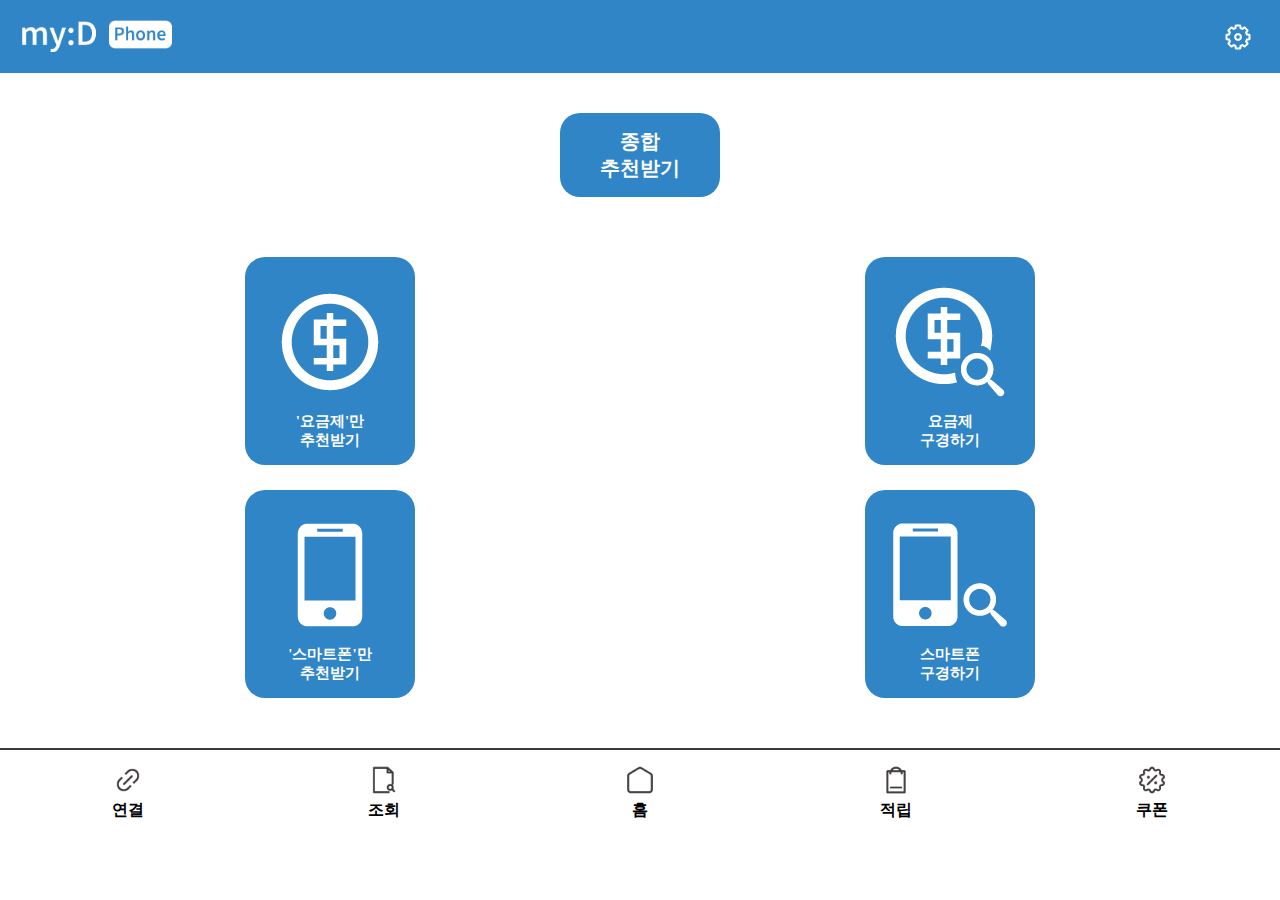
<file: index.html>
<!DOCTYPE html>
<html lang="en" dir="ltr">
  <head>
    <meta charset="utf-8" name="viewport" content="width=device-width, initial-scale=1.0, user-scalable=no, maximum-scale=1.0, minimum-scale=1.0">
    <title>MY:D Phone Service</title>
    <style>
    body{
      margin:0;
    }
    .top-banner{
      background-color:#3085c7;
      display:grid;
      grid-template-columns:1fr 1fr;
      padding:12px;
    }
    .logo-banner{
      margin-left:10px;
      padding-top:8px;
    }
    .logopng{
      width:150px;
    }
    .logo-banner1{
      text-align:right;
      margin-right:10px;
      padding-top:5px;
    }
    .body-margin{
      margin-left:20px;
      margin-right:20px;
    }
    a{
      text-decoration:none;
      color:white;
    }
    h1,h2{
      text-align:center;
      margin:0;
    }
    .top-button1{
      color:white;
      font-size:10px;
      border:0px solid;
      border-radius:20px;
      background-color:#3085c7;
      width:160px;
      margin:auto;
      margin-top:40px;
      margin-bottom:40px;
      padding-top:15px;
      padding-bottom:15px;
    }
    .middle-button{
      display:grid;
      grid-template-columns:1fr 1fr;
    }
    .button1{
      color:white;
      font-size:10px;
      border:0px solid;
      border-radius:20px;
      background-color:#3085c7;
      width:170px;
      margin:auto;
      margin-top:20px;
      margin-bottom:20px;
      padding-top:15px;
      padding-bottom:15px;
    }
    .button2{
      color:white;
      font-size:10px;
      border:0px solid;
      border-radius:20px;
      background-color:#3085c7;
      width:170px;
      margin:auto;
      margin-top:20px;
      margin-bottom:20px;
      padding-top:15px;
      padding-bottom:15px;
    }
    .button3{
      color:white;
      font-size:10px;
      border:0px solid;
      border-radius:20px;
      background-color:#3085c7;
      width:170px;
      margin:auto;
      margin-top:5px;
      margin-bottom:40px;
      padding-top:15px;
      padding-bottom:15px;
    }
    .button4{
      color:white;
      font-size:10px;
      border:0px solid;
      border-radius:20px;
      background-color:#3085c7;
      width:170px;
      margin:auto;
      margin-top:5px;
      margin-bottom:40px;
      padding-top:15px;
      padding-bottom:15px;
    }
    .element-middle-button{
      display:block;
      margin-left: auto;
      margin-right: auto;
      padding-top:10px;
      padding-bottom:10px;
    }
    .bottom-button{
      display:grid;
      grid-template-columns:1fr 1fr 1fr 1fr 1fr;
      border-top : 2px solid #3e3a39;
      padding-top:15px;
      text-align:center;
      font-weight:bold;
      margin-top:10px;
      margin-bottom:10px;
      }
    .bottom-button-element{
      display:block;
      margin-left: auto;
      margin-right: auto;
      text-align:center;
      width:30px;
      margin-bottom:5px;
    }
    </style>
  </head>
  <body>
    <div class="top-banner">
    <span class="logo-banner"><img src="PNG/logo1.png" class="logopng"></span>
    <span class="logo-banner1"><img src="PNG/element-button-banner1.png"></span>
  </div>
  <div class="body-margin">
    <div class="top-button1">
    <a href="loading.html"><h1>종합<br>추천받기</h1></a>
  </div>
  <div class="middle-button">
    <span class="button1"><a href="loading-cost-best.html"><img src="PNG/element-button-middle1.png" class="element-middle-button"></a><h2>'요금제'만<br>추천받기</h2></span>
    <span class="button2"><a href="http://www.freet.co.kr/charge/charge_list_extra.jsp"><img src="PNG/element-button-middle2.png" class="element-middle-button"></a><h2>요금제<br>구경하기</h2></span>
    <span class="button3"><a href="loading-phone-best.html"><img src="PNG/element-button-middle3.png" class="element-middle-button"></a><h2>'스마트폰'만<br>추천받기</h2></span>
    <span class="button4"><a href="http://www.freet.co.kr/shop/list_phone.jsp"><img src="PNG/element-button-middle4.png" class="element-middle-button"></a><h2>스마트폰<br>구경하기</h2></span>
  </div>
</div>
<div class="bottom-button">
  <span><img src="PNG/element-button1.png" class="bottom-button-element">연결</span>
  <span><img src="PNG/element-button2.png" class="bottom-button-element">조회</span>
  <span><img src="PNG/element-button3.png" class="bottom-button-element">홈</span>
  <span><img src="PNG/element-button4.png" class="bottom-button-element">적립</span>
  <span><img src="PNG/element-button5.png" class="bottom-button-element">쿠폰</span>
</div>
  </body>
</html>
</file>
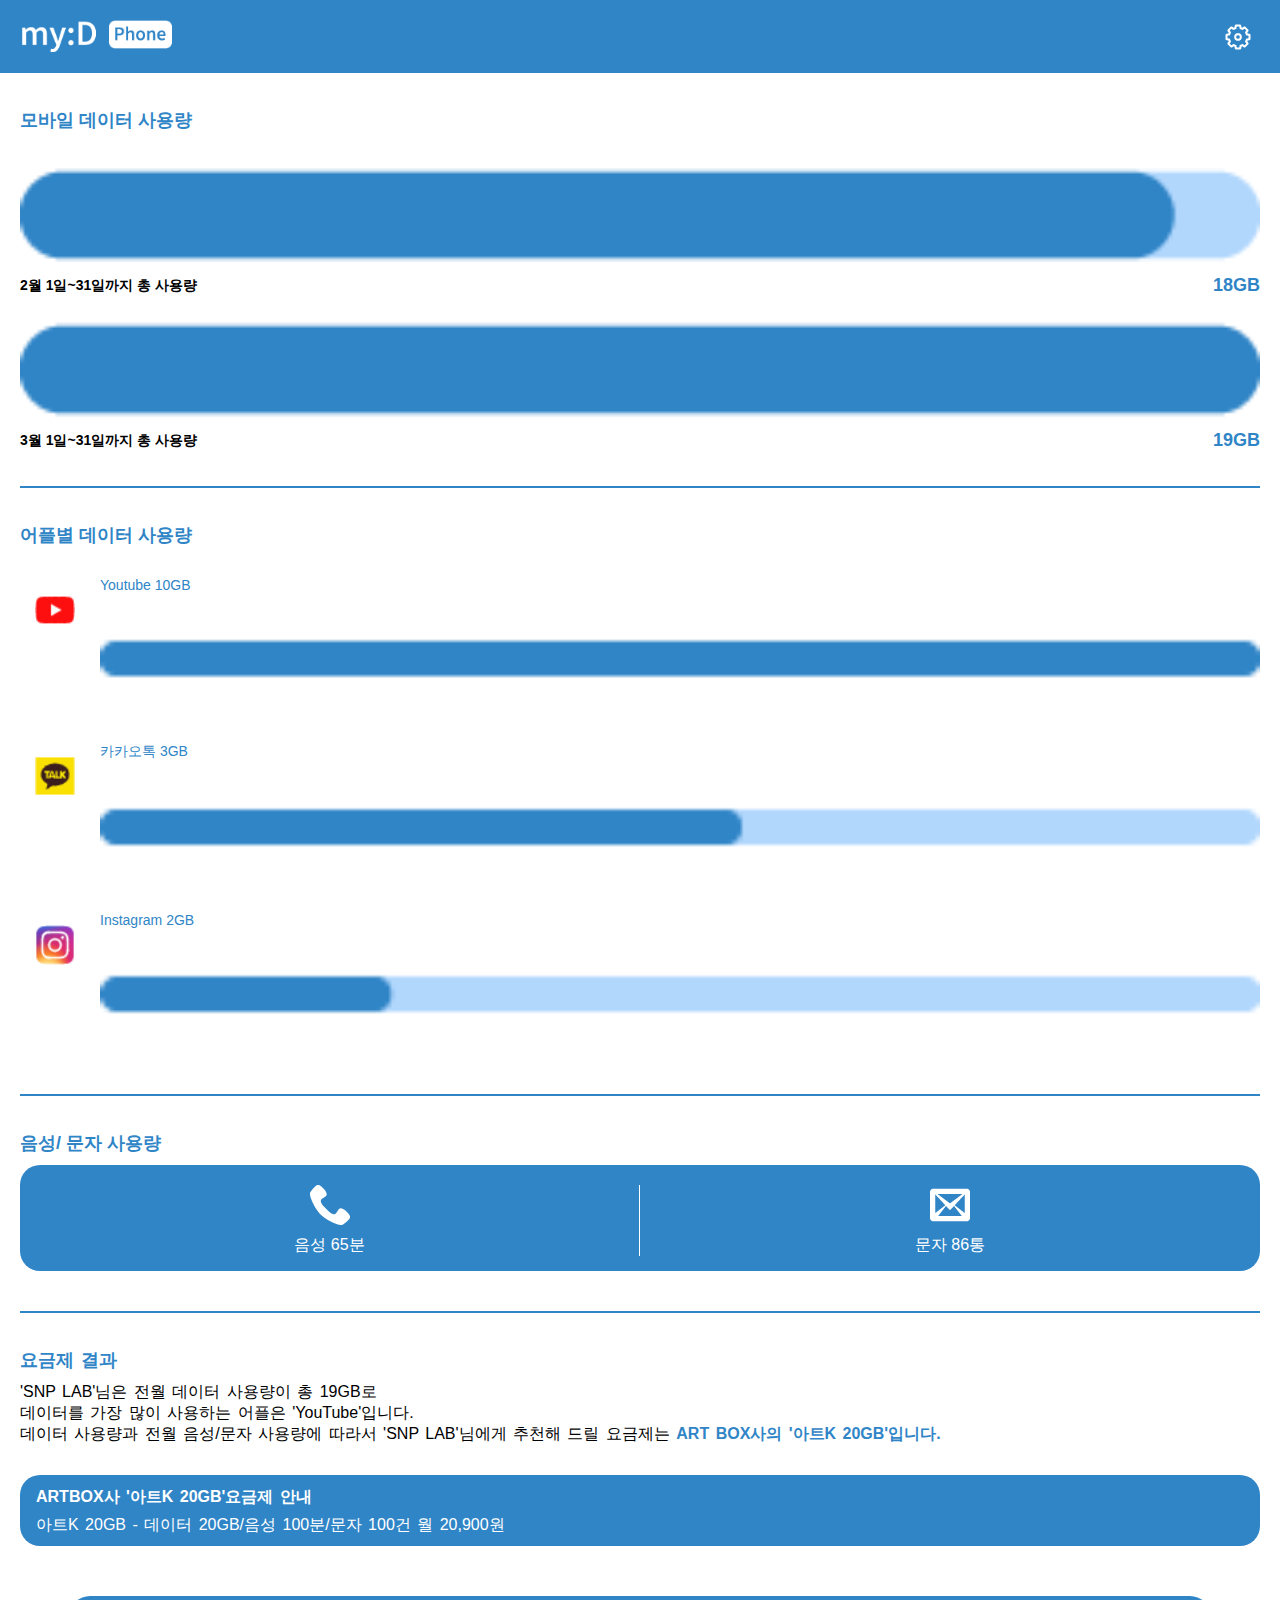
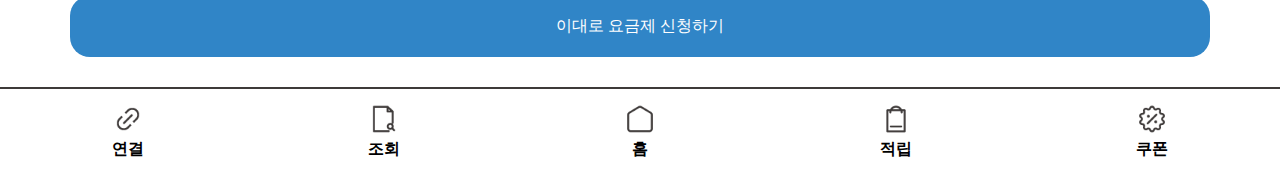
<file: cost-best.html>
<!DOCTYPE html>
<html lang="en" dir="ltr">
  <head>
    <meta charset="utf-8" name="viewport" content="width=device-width, initial-scale=1.0, user-scalable=no, maximum-scale=1.0, minimum-scale=1.0">
    <title></title>
    <link rel="stylesheet" href="banner.css">
    <style>
    .info{
      margin-left:20px;
      margin-right:20px;
      font-family: sans-serif;
    }
    .info-mobile-data{
      display:grid;
      grid-template-columns:1fr 100px;
    }
    .mobile-data{
      border-bottom: 2px solid #3085c7;
      padding-bottom:15px;
    }
    .mobile-data img{
      width:100%;
    }
    .data-size{
      text-align:right;
      font-size:18px;
      color:#3085c7;
      font-weight:bold;
    }
    h2{
      font-size:18px;
      color:#3085c7;
      margin-bottom:10px;
      margin-top:35px;
    }
    .h2-1{
      margin-bottom:30px;
    }
    .h2-2{
      margin-bottom:30px;
    }
    .app{
      font-size:14px;
      color:#3085c7;
    }
    .app-border{
      border-bottom: 2px solid #3085c7;
      padding-bottom:30px;
    }
    .app-data{
      display:grid;
      grid-template-columns:80px 1fr;
      margin-top:15px;
    }
    .icon{
      padding:10px;
      width:50%;
      margin-left:5px;
      margin-top:3px;
    }
    .icon-bar{
      width:100%;
    }
    .data-m{
      margin-top:5px;
      margin-bottom:20px;
      font-size:14px;
      font-weight:bold;
    }
    .data-size{
      margin-top:3px;
      margin-bottom:20px;
    }
    /*음성문자 사용량페이지*/
    .call-border{
      border-bottom: 2px solid #3085c7;
      padding-bottom:40px;
    }
    .call-message{
      background-color:#3085c7;
      text-align:center;
      display:grid;
      grid-template-columns:1fr 1fr;
      border-radius:20px;
      padding-top:20px;
      padding-bottom:15px;
      color:white;
    }
    .call-message img{
      display:block;
      margin-left:auto;
      margin-right:auto;
      margin-bottom:10px;
    }
    .line{
      border-right:1px solid white;
    }
    /*요금제결과 페이지*/
    .result-bold{
      font-weight:bold;
      color:#3085c7;
    }
    .pay{
      margin-top:10px;
      background-color:#3085c7;
      padding-left:16px;
      padding-right:16px;
      padding-top:10px;
      padding-bottom:10px;
      border-radius:20px;
      color: white;
      margin-bottom:50px;
      margin-top:30px;
      word-spacing:2px;
    }
    .first-result{
      padding-bottom:0px;
      word-spacing:2px;
    }
    h3{
      margin-top:2px;
      margin-bottom:7px;
      font-size:16px;
    }
    .phone{
      display:grid;
      grid-template-columns:1fr 1fr;
      text-align:center;
      border:1px solid #3085c7;
      border-radius: 20px;
      padding-top:20px;
      padding-bottom:10px;
      margin-bottom:21px;
    }
    .phone img{
      display:block;
      margin-left:auto;
      margin-right:auto;
      margin-bottom:10px;
    }
    .now{
      font-weight:bold;
      color:#3085c7;
      margin-top:10px;
    }
    .deep{
      border:none;
      background-color:#3085c7;
      color:white;
      border-radius:20px;
      padding: 5px 20px;
      margin-top: 5px;
      margin-bottom:2px;
    }
    .phone-best{
      color:#3085c7;
      font-weight:bold;
      margin-bottom:3px;
    }
    .phone-best-word{
      word-spacing:2px;
    }
    .phone-border{
      border-bottom: 2px solid #3085c7;
      padding-bottom:30px;
    }
    .final{
      display:grid;
      grid-template-columns:1fr;
      text-align:center;
      margin-top:30px;
      margin-bottom:30px;
    }
    .final-word{
      word-spacing:2px;
    }
    .final-button{
      border:none;
      color:white;
      background-color:#3085c7;
      padding:20px 30px;
      font-size:16px;
      border-radius:20px;
      margin:0px 50px;
    }
    </style>
  </head>
  <body>
      <div class="top-banner">
      <span class="logo-banner"><a href="index.html"><img src="PNG/logo1.png" class="logopng"></a></span>
      <span class="logo-banner1"><img src="PNG/element-button-banner1.png"></span>
    </div>
  <!--상단배너-->
<div class="info">
  <div class="mobile-data">
    <span class="2-data">
    <h2 class="h2-1">모바일 데이터 사용량</h2>
    <img src="PNG/info-bar1.png">
    <span class="info-mobile-data">

    <div class="data-m">2월 1일~31일까지 총 사용량</div>
    <div class="data-size">18GB</div>
  </span>

  </span>
  <span class="3-data">
  <img src="PNG/info-bar2.png">
  <span class="info-mobile-data">

  <div class="data-m">3월 1일~31일까지 총 사용량</div>
  <div class="data-size">19GB</div>
</span>
</span>
  </div>

<p>
<div class="app-border">
    <h2 class="h2-2">어플별 데이터 사용량</h2>
  <div class="app-data">
    <span>
    <img src="PNG/youtube.png" class="icon">
  </span>

  <span>
    <div class="app">Youtube 10GB</div>
    <img src="PNG/info-bar3.png" class="icon-bar">
  </span>
  </div>
  <div class="app-data">
    <span>
    <img src="PNG/kakao.png" class="icon">
  </span>

  <span>
    <div class="app">카카오톡 3GB</div>
    <img src="PNG/info-bar4.png" class="icon-bar">
  </span>

  </div>

  <div class="app-data">
    <span>
    <img src="PNG/insta.png" class="icon">
  </span>
  <span>
    <div class="app">Instagram 2GB</div>
    <img src="PNG/info-bar5.png" class="icon-bar">
  </span>
  </div>
</div></p>
<!--여기까지 -->
<p>
<div class="call-border">
  <h2>음성/ 문자 사용량</h2>
  <div class="call-message">
    <span class="line"><img src="PNG/phone-call.png">음성 65분</span>
    <span><img src="PNG/message.png">문자 86통</span>
</div>
</div>
</p>

<p>
  <div class="first-result">
    <h2>요금제 결과</h2>
    'SNP LAB'님은 전월 데이터 사용량이 총 19GB로<br>
    데이터를 가장 많이 사용하는 어플은 'YouTube'입니다.<br>
    데이터 사용량과 전월 음성/문자 사용량에 따라서 'SNP LAB'님에게 추천해 드릴 요금제는 <span class="result-bold">ART BOX사의 '아트K 20GB'입니다.</span>
    <div class="pay">
      <h3>ARTBOX사 '아트K 20GB'요금제 안내</h3>
      아트K 20GB - 데이터 20GB/음성 100분/문자 100건 월 20,900원
    </div>
  </div>
</p>

<p>
  <div class="final"><input type='button' value='이대로 요금제 신청하기' onclick=location.href="quick.html" class="final-button" align="center"/>
  </div>

</div>
<!--하단버튼-->
  <span class="bottom-button">
    <span><img src="PNG/element-button1.png" class="bottom-button-element">연결</span>
    <span><img src="PNG/element-button2.png" class="bottom-button-element">조회</span>
    <span><img src="PNG/element-button3.png" class="bottom-button-element">홈</span>
    <span><img src="PNG/element-button4.png" class="bottom-button-element">적립</span>
    <span><img src="PNG/element-button5.png" class="bottom-button-element">쿠폰</span>
  </span>
  </body>
</html>
</file>
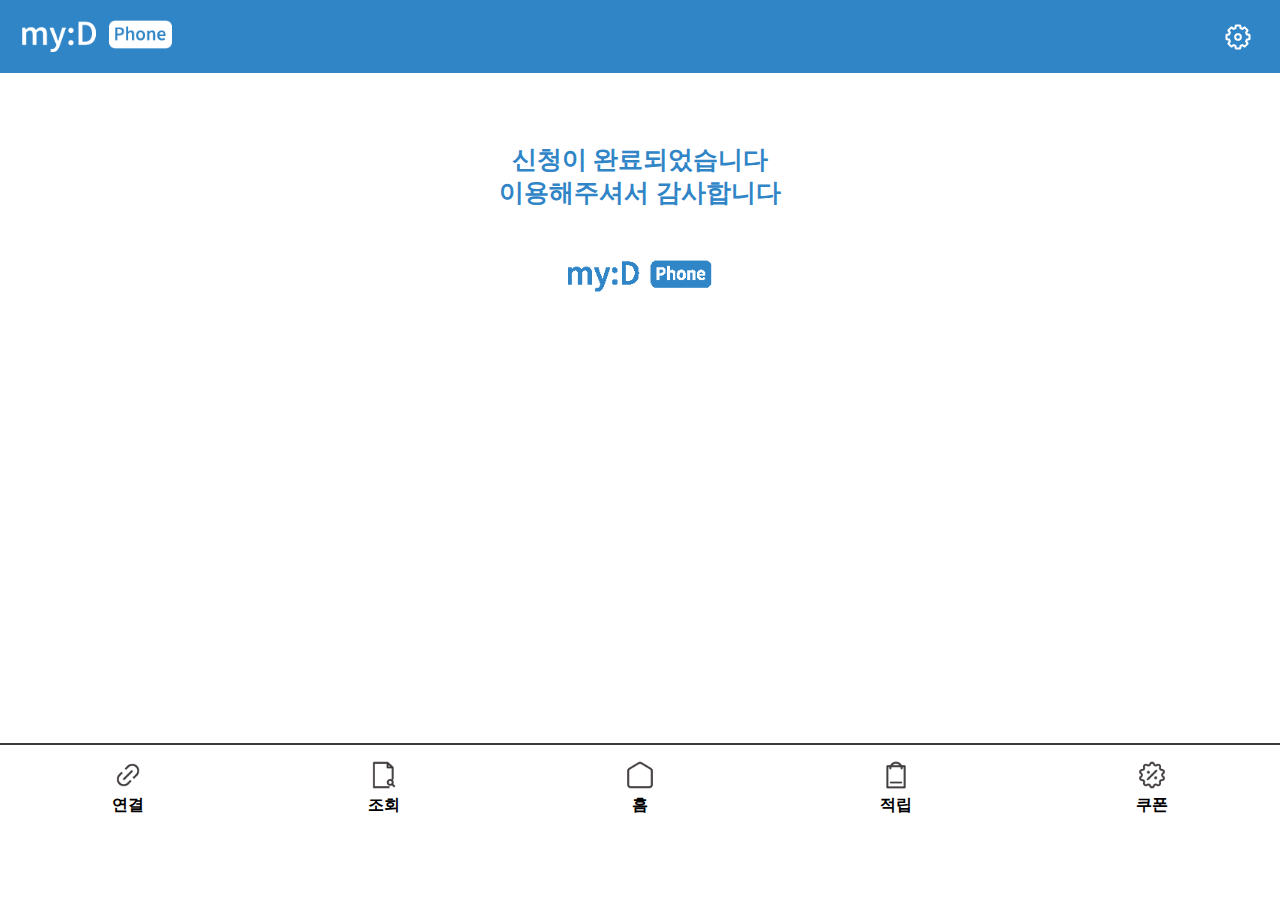
<file: done.html>
<!DOCTYPE html>
<html lang="en" dir="ltr">
  <head>
    <meta charset="utf-8" name="viewport" content="width=device-width, initial-scale=1.0, user-scalable=no, maximum-scale=1.0, minimum-scale=1.0">
    <title></title>
    <link rel="stylesheet" href="banner.css">
    <style>
    .info{
      margin-left:20px;
      margin-right:20px;
      font-family: sans-serif;
    }
    h1{
      text-align:center;
      color:#3085c7;
      font-size:25px;
      margin-top:70px;
    }
    .logo img{
      display:block;
      margin-left: auto;
      margin-right: auto;
      width: 150px;
      margin-top:50px;
      margin-bottom:450px;
    }
    </style>
  </head>
<body>
  <div class="top-banner">
  <span class="logo-banner"><a href="index.html"><img src="PNG/logo1.png" class="logopng"></a></span>
  <span class="logo-banner1"><img src="PNG/element-button-banner1.png"></span>
</div>
<!--상단배너-->
<div class="info">
  <h1>신청이 완료되었습니다<br>이용해주셔서 감사합니다</h1>
</div>
<div class="logo">
  <img src="PNG/logo2.png">
</div>



<!--하단버튼-->
  <span class="bottom-button">
    <span><img src="PNG/element-button1.png" class="bottom-button-element">연결</span>
    <span><img src="PNG/element-button2.png" class="bottom-button-element">조회</span>
    <span><img src="PNG/element-button3.png" class="bottom-button-element">홈</span>
    <span><img src="PNG/element-button4.png" class="bottom-button-element">적립</span>
    <span><img src="PNG/element-button5.png" class="bottom-button-element">쿠폰</span>
  </span>
</body>
</html>
</file>
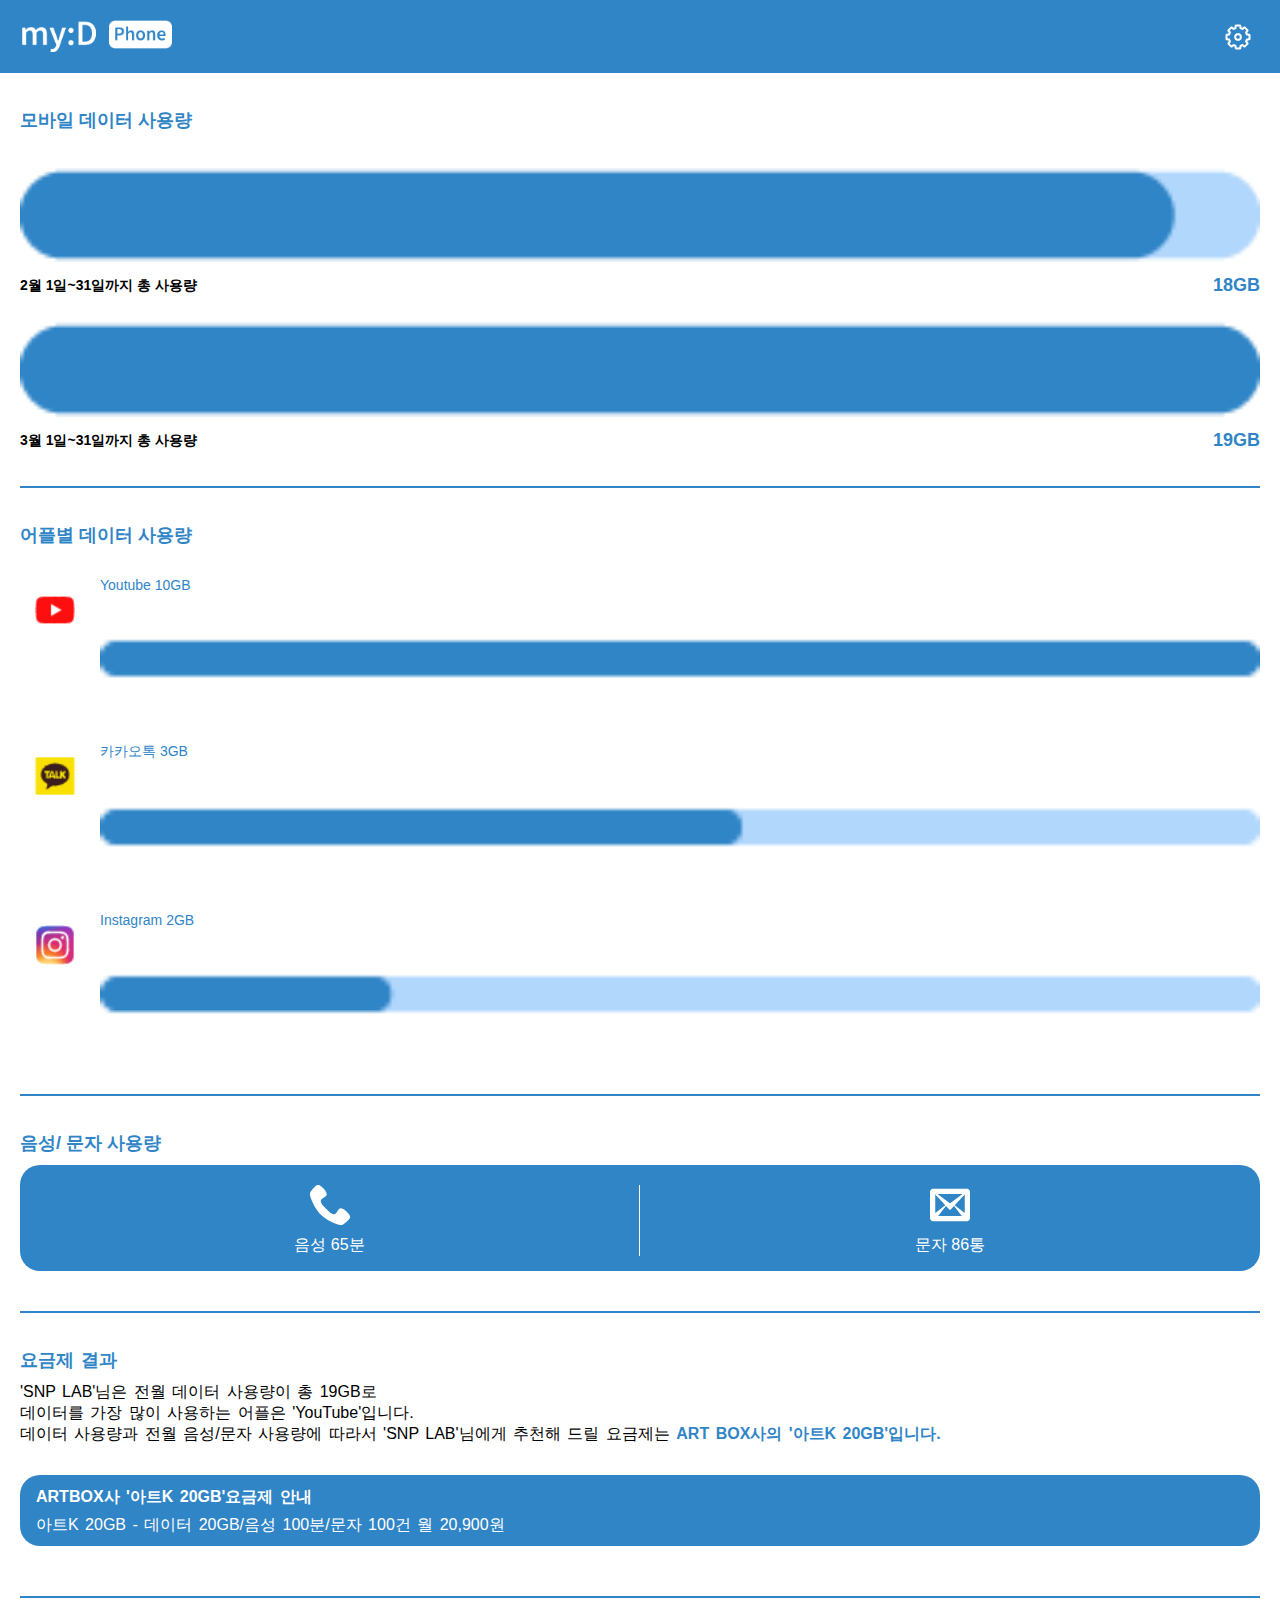
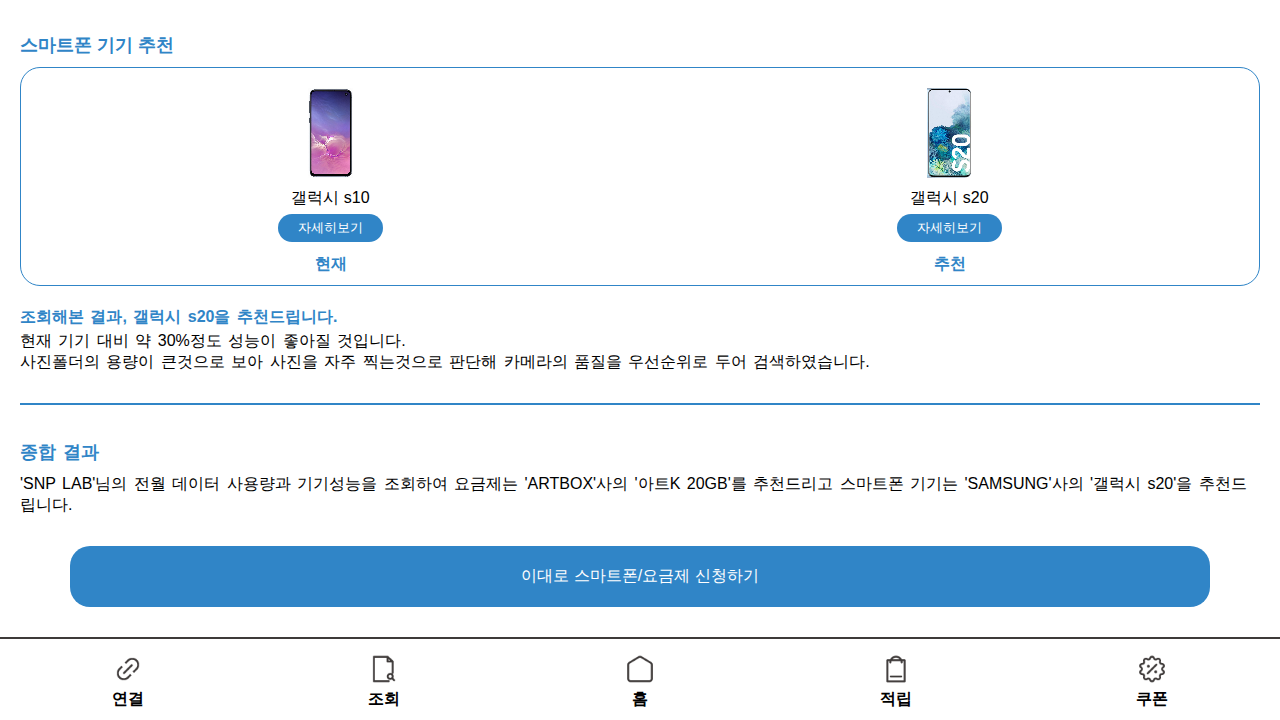
<file: info.html>
<!DOCTYPE html>
<html lang="en" dir="ltr">
  <head>
    <meta charset="utf-8" name="viewport" content="width=device-width, initial-scale=1.0, user-scalable=no, maximum-scale=1.0, minimum-scale=1.0">
    <title></title>
    <link rel="stylesheet" href="banner.css">
    <style>
    .info{
      margin-left:20px;
      margin-right:20px;
      font-family: sans-serif;
    }
    .info-mobile-data{
      display:grid;
      grid-template-columns:1fr 100px;
    }
    .mobile-data{
      border-bottom: 2px solid #3085c7;
      padding-bottom:15px;
    }
    .mobile-data img{
      width:100%;
    }
    .data-size{
      text-align:right;
      font-size:18px;
      color:#3085c7;
      font-weight:bold;
    }
    h2{
      font-size:18px;
      color:#3085c7;
      margin-bottom:10px;
      margin-top:35px;
    }
    .h2-1{
      margin-bottom:30px;
    }
    .h2-2{
      margin-bottom:30px;
    }
    .app{
      font-size:14px;
      color:#3085c7;
    }
    .app-border{
      border-bottom: 2px solid #3085c7;
      padding-bottom:30px;
    }
    .app-data{
      display:grid;
      grid-template-columns:80px 1fr;
      margin-top:15px;
    }
    .icon{
      padding:10px;
      width:50%;
      margin-left:5px;
      margin-top:3px;
    }
    .icon-bar{
      width:100%;
    }
    .data-m{
      margin-top:5px;
      margin-bottom:20px;
      font-size:14px;
      font-weight:bold;
    }
    .data-size{
      margin-top:3px;
      margin-bottom:20px;
    }
    /*음성문자 사용량페이지*/
    .call-border{
      border-bottom: 2px solid #3085c7;
      padding-bottom:40px;
    }
    .call-message{
      background-color:#3085c7;
      text-align:center;
      display:grid;
      grid-template-columns:1fr 1fr;
      border-radius:20px;
      padding-top:20px;
      padding-bottom:15px;
      color:white;
    }
    .call-message img{
      display:block;
      margin-left:auto;
      margin-right:auto;
      margin-bottom:10px;
    }
    .line{
      border-right:1px solid white;
    }
    /*요금제결과 페이지*/
    .result-bold{
      font-weight:bold;
      color:#3085c7;
    }
    .pay{
      margin-top:10px;
      background-color:#3085c7;
      padding-left:16px;
      padding-right:16px;
      padding-top:10px;
      padding-bottom:10px;
      border-radius:20px;
      color: white;
      margin-bottom:50px;
      margin-top:30px;
      word-spacing:2px;
    }
    .first-result{
      border-bottom: 2px solid #3085c7;
      padding-bottom:0px;
      word-spacing:2px;
    }
    h3{
      margin-top:2px;
      margin-bottom:7px;
      font-size:16px;
    }
    .phone{
      display:grid;
      grid-template-columns:1fr 1fr;
      text-align:center;
      border:1px solid #3085c7;
      border-radius: 20px;
      padding-top:20px;
      padding-bottom:10px;
      margin-bottom:21px;
    }
    .phone img{
      display:block;
      margin-left:auto;
      margin-right:auto;
      margin-bottom:10px;
    }
    .now{
      font-weight:bold;
      color:#3085c7;
      margin-top:10px;
    }
    .deep{
      border:none;
      background-color:#3085c7;
      color:white;
      border-radius:20px;
      padding: 5px 20px;
      margin-top: 5px;
      margin-bottom:2px;
    }
    .phone-best{
      color:#3085c7;
      font-weight:bold;
      margin-bottom:3px;
    }
    .phone-best-word{
      word-spacing:2px;
    }
    .phone-border{
      border-bottom: 2px solid #3085c7;
      padding-bottom:30px;
    }
    .final{
      display:grid;
      grid-template-columns:1fr;
      text-align:center;
      margin-top:30px;
      margin-bottom:30px;
    }
    .final-word{
      word-spacing:2px;
    }
    .final-button{
      border:none;
      color:white;
      background-color:#3085c7;
      padding:20px 30px;
      font-size:16px;
      border-radius:20px;
      margin:0px 50px;
    }
    </style>
  </head>
  <body>
      <div class="top-banner">
      <span class="logo-banner"><img src="PNG/logo1.png" class="logopng"></span>
      <span class="logo-banner1"><img src="PNG/element-button-banner1.png"></span>
    </div>
  <!--상단배너-->
<div class="info">
  <div class="mobile-data">
    <span class="2-data">
    <h2 class="h2-1">모바일 데이터 사용량</h2>
    <img src="PNG/info-bar1.png">
    <span class="info-mobile-data">

    <div class="data-m">2월 1일~31일까지 총 사용량</div>
    <div class="data-size">18GB</div>
  </span>

  </span>
  <span class="3-data">
  <img src="PNG/info-bar2.png">
  <span class="info-mobile-data">

  <div class="data-m">3월 1일~31일까지 총 사용량</div>
  <div class="data-size">19GB</div>
</span>
</span>
  </div>

<p>
<div class="app-border">
    <h2 class="h2-2">어플별 데이터 사용량</h2>
  <div class="app-data">
    <span>
    <img src="PNG/youtube.png" class="icon">
  </span>

  <span>
    <div class="app">Youtube 10GB</div>
    <img src="PNG/info-bar3.png" class="icon-bar">
  </span>
  </div>

  <div class="app-data">
    <span>
    <img src="PNG/kakao.png" class="icon">
  </span>

  <span>
    <div class="app">카카오톡 3GB</div>
    <img src="PNG/info-bar4.png" class="icon-bar">
  </span>

  </div>

  <div class="app-data">
    <span>
    <img src="PNG/insta.png" class="icon">
  </span>
  <span>
    <div class="app">Instagram 2GB</div>
    <img src="PNG/info-bar5.png" class="icon-bar">
  </span>
  </div>
</div>
</P>
<!--여기까지 -->
<p>
<div class="call-border">
  <h2>음성/ 문자 사용량</h2>
  <div class="call-message">
    <span class="line"><img src="PNG/phone-call.png">음성 65분</span>
    <span><img src="PNG/message.png">문자 86통</span>
</div>
</div>
</p>

<p>
  <div class="first-result">
    <h2>요금제 결과</h2>
    'SNP LAB'님은 전월 데이터 사용량이 총 19GB로<br>
    데이터를 가장 많이 사용하는 어플은 'YouTube'입니다.<br>
    데이터 사용량과 전월 음성/문자 사용량에 따라서 'SNP LAB'님에게 추천해 드릴 요금제는 <span class="result-bold">ART BOX사의 '아트K 20GB'입니다.</span>
    <div class="pay">
      <h3>ARTBOX사 '아트K 20GB'요금제 안내</h3>
      아트K 20GB - 데이터 20GB/음성 100분/문자 100건 월 20,900원
    </div>
  </div>
</p>
<!--여기까지 이제 기기추천-->
<p>
  <div class="phone-border">
  <h2>스마트폰 기기 추천</h2>
    <div class="phone">
      <span><img src="PNG/phone1.png">갤럭시 s10<div><input type='button' class="deep" value='자세히보기' onclick=location.href="https://www.samsungsvc.co.kr/solution/23329"></div><div class="now">현재</div></span>
      <span><img src="PNG/phone2.png">갤럭시 s20<div><input type='button' value='자세히보기' class="deep" onclick=location.href="https://www.samsung.com/sec/smartphones/galaxy-s20/specs/"></div><div class="now">추천</div></span>
    </div>
    <div class="phone-best-word">
      <div class="phone-best">조회해본 결과, 갤럭시 s20을 추천드립니다.</div>
      현재 기기 대비 약 30%정도 성능이 좋아질 것입니다.<br>
      사진폴더의 용량이 큰것으로 보아 사진을 자주 찍는것으로 판단해 카메라의 품질을 우선순위로 두어 검색하였습니다.
    </div>
  </div>
</p>

<p>
  <div class="final-word">
    <h2>종합 결과</h2>
    'SNP LAB'님의 전월 데이터 사용량과 기기성능을 조회하여
    요금제는 'ARTBOX'사의 '아트K 20GB'를 추천드리고
    스마트폰 기기는 'SAMSUNG'사의 '갤럭시 s20'을 추천드립니다.
  </div>
</p>

<p>
  <div class="final"><input type='button' value='이대로 스마트폰/요금제 신청하기' onclick=location.href="quick.html" class="final-button" align="center"/>
  </div>
</p>

</div>
</div>
<!--하단버튼-->
  <span class="bottom-button">
    <span><img src="PNG/element-button1.png" class="bottom-button-element">연결</span>
    <span><img src="PNG/element-button2.png" class="bottom-button-element">조회</span>
    <span><img src="PNG/element-button3.png" class="bottom-button-element">홈</span>
    <span><img src="PNG/element-button4.png" class="bottom-button-element">적립</span>
    <span><img src="PNG/element-button5.png" class="bottom-button-element">쿠폰</span>
  </span>
  </body>
</html>
</file>
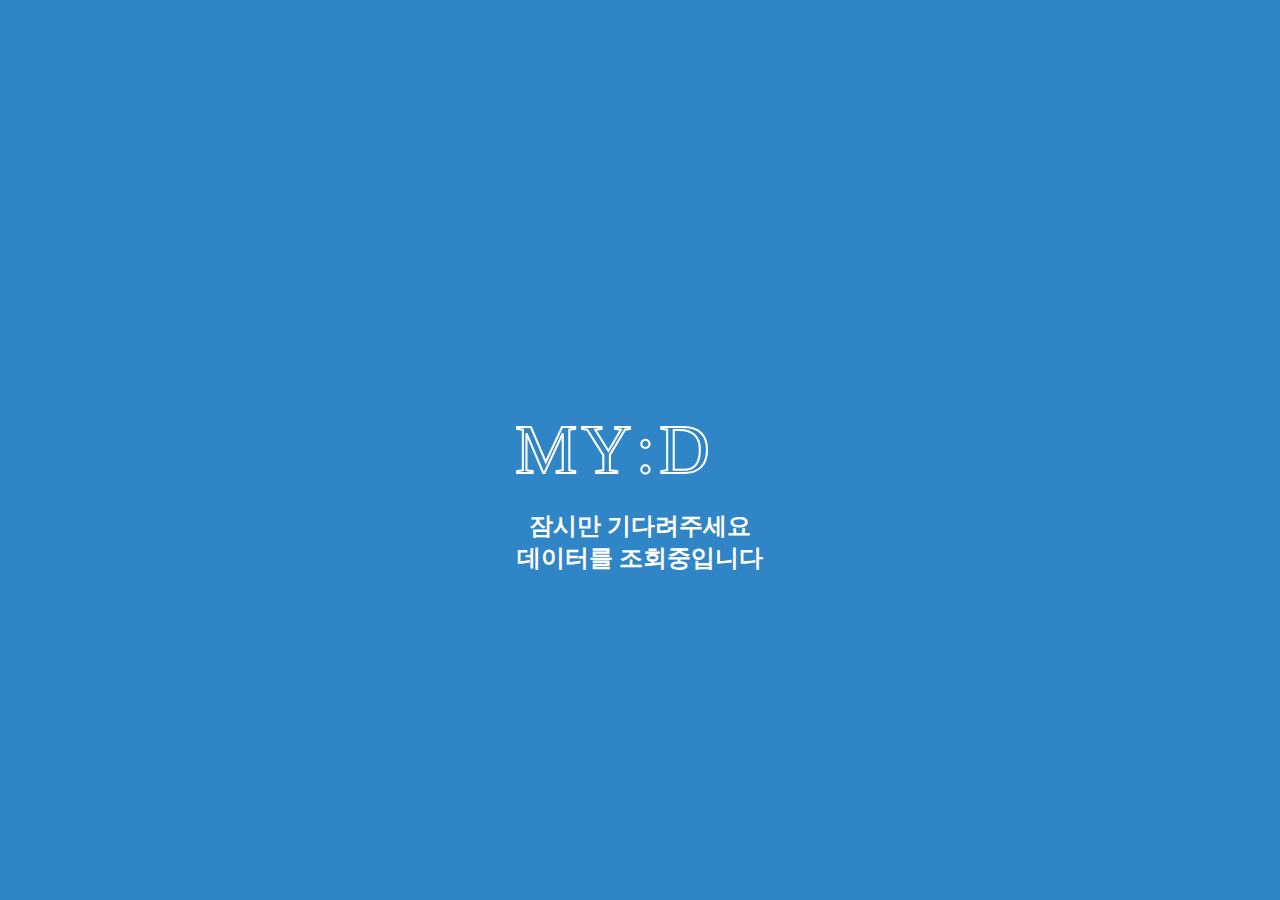
<file: loading-cost-best.html>
<!DOCTYPE html>
<html lang="en" dir="ltr">
  <head>
    <meta charset="utf-8" name="viewport" content="width=device-width, initial-scale=1.0, user-scalable=no, maximum-scale=1.0, minimum-scale=1.0">
    <meta http-equiv="refresh" content="5; url=cost-best.html">
    <title></title>
    <link rel="stylesheet" href="loading.css">
    <style>
    h2{
      text-align:center;
      color : white;
    }
    </style>
  </head>
  <body>
    <div class="load">
      <span>M</span>
      <span>Y</span>
      <span>:</span>
      <span>D</span>
      <h2>잠시만 기다려주세요<br>데이터를 조회중입니다</h2>
    </div>
  </body>
</html>
</file>
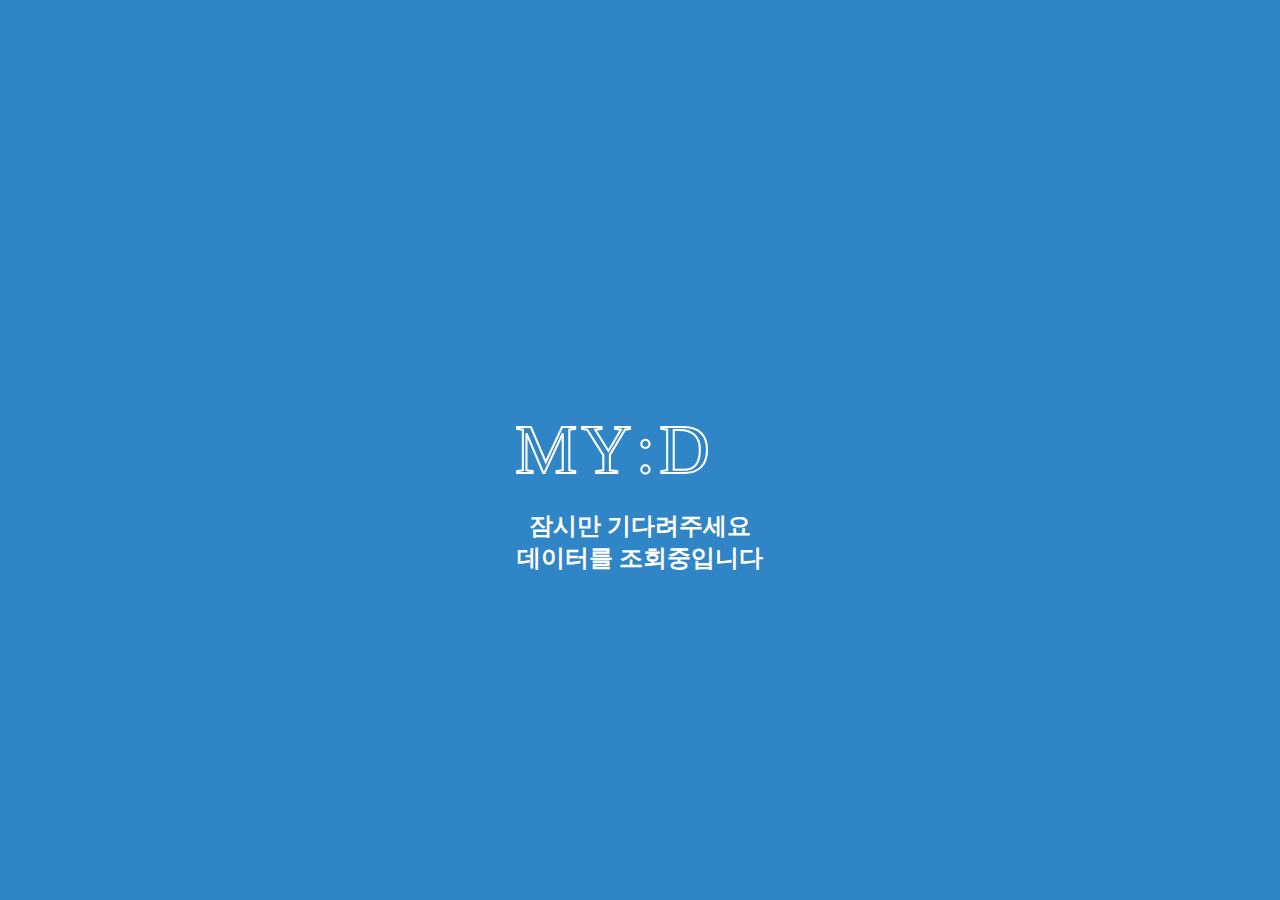
<file: loading-phone-best.html>
<!DOCTYPE html>
<html lang="en" dir="ltr">
  <head>
    <meta charset="utf-8" name="viewport" content="width=device-width, initial-scale=1.0, user-scalable=no, maximum-scale=1.0, minimum-scale=1.0">
    <meta http-equiv="refresh" content="5; url=phone-best.html">
    <title></title>
    <link rel="stylesheet" href="loading.css">
    <style>
    h2{
      text-align:center;
      color : white;
    }
    </style>
  </head>
  <body>
    <div class="load">
      <span>M</span>
      <span>Y</span>
      <span>:</span>
      <span>D</span>
      <h2>잠시만 기다려주세요<br>데이터를 조회중입니다</h2>
    </div>
  </body>
</html>
</file>
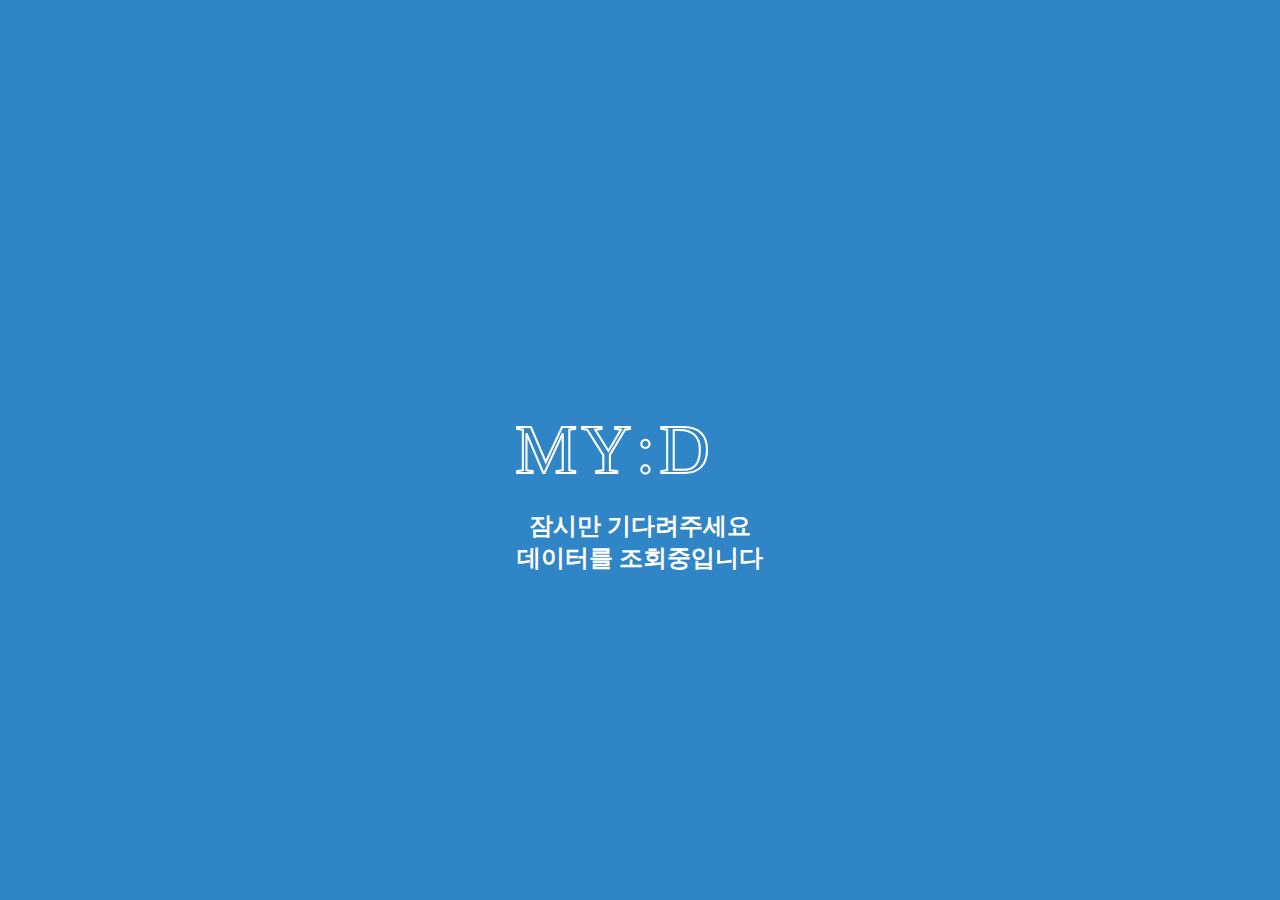
<file: loading.html>
<!DOCTYPE html>
<html lang="en" dir="ltr">
  <head>
    <meta charset="utf-8" name="viewport" content="width=device-width, initial-scale=1.0, user-scalable=no, maximum-scale=1.0, minimum-scale=1.0">
    <meta http-equiv="refresh" content="5; url=info.html">
    <title></title>
    <link rel="stylesheet" href="loading.css">
    <style>
    h2{
      text-align:center;
      color : white;
    }
    </style>
  </head>
  <body>
    <div class="load">
      <span>M</span>
      <span>Y</span>
      <span>:</span>
      <span>D</span>
      <h2>잠시만 기다려주세요<br>데이터를 조회중입니다</h2>
    </div>
  </body>
</html>
</file>
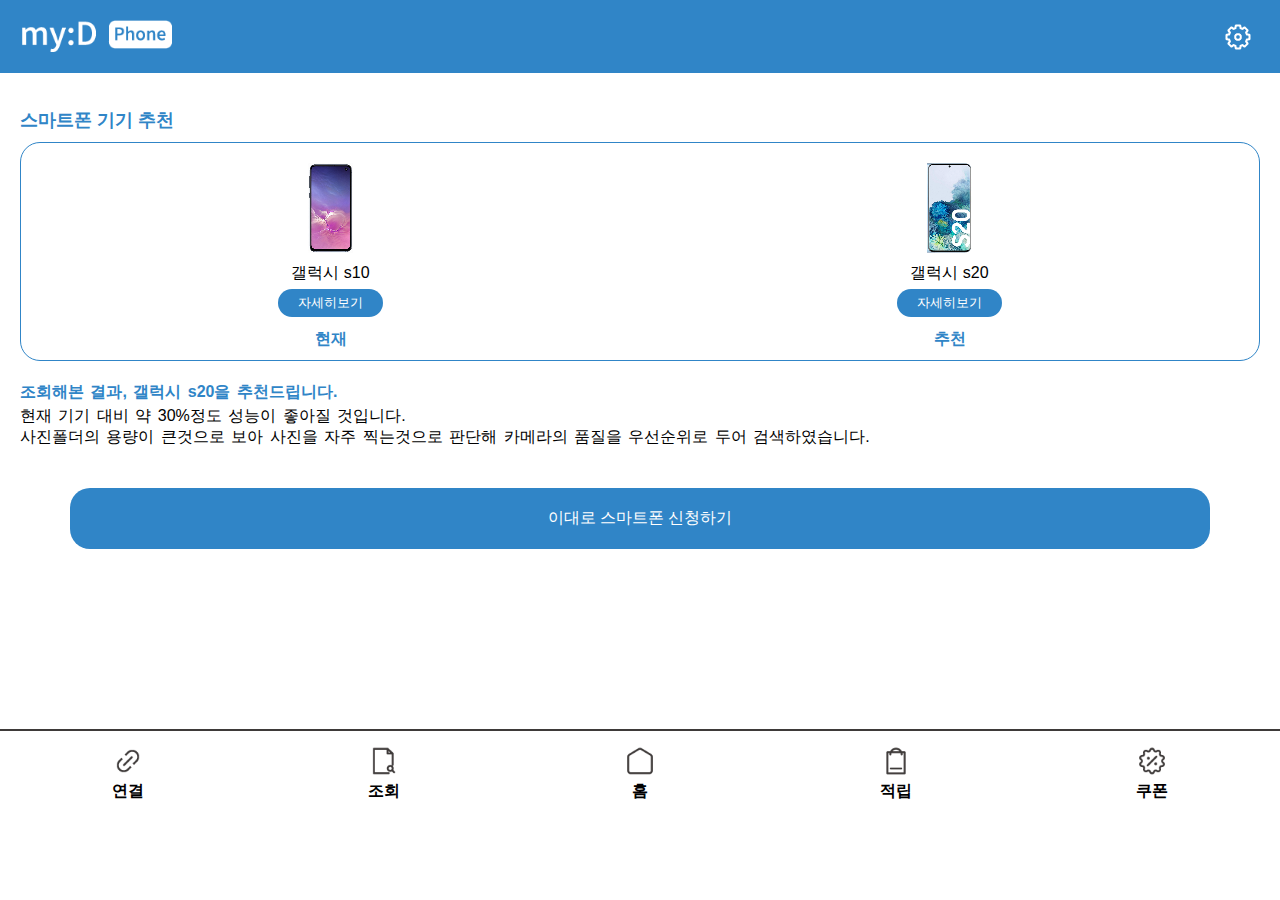
<file: phone-best.html>
<!DOCTYPE html>
<html lang="en" dir="ltr">
  <head>
    <meta charset="utf-8" name="viewport" content="width=device-width, initial-scale=1.0, user-scalable=no, maximum-scale=1.0, minimum-scale=1.0">
    <title></title>
    <link rel="stylesheet" href="banner.css">
    <style>
    .info{
      margin-left:20px;
      margin-right:20px;
      font-family: sans-serif;
    }
    .info-mobile-data{
      display:grid;
      grid-template-columns:1fr 100px;
    }
    .mobile-data{
      border-bottom: 2px solid #3085c7;
      padding-bottom:15px;
    }
    .mobile-data img{
      width:100%;
    }
    .data-size{
      text-align:right;
      font-size:18px;
      color:#3085c7;
      font-weight:bold;
    }
    h2{
      font-size:18px;
      color:#3085c7;
      margin-bottom:10px;
      margin-top:35px;
    }
    .h2-1{
      margin-bottom:30px;
    }
    .h2-2{
      margin-bottom:30px;
    }
    .app{
      font-size:14px;
      color:#3085c7;
    }
    .app-border{
      border-bottom: 2px solid #3085c7;
      padding-bottom:30px;
    }
    .app-data{
      display:grid;
      grid-template-columns:80px 1fr;
      margin-top:15px;
    }
    .icon{
      padding:10px;
      width:50%;
      margin-left:5px;
      margin-top:3px;
    }
    .icon-bar{
      width:100%;
    }
    .data-m{
      margin-top:5px;
      margin-bottom:20px;
      font-size:14px;
      font-weight:bold;
    }
    .data-size{
      margin-top:3px;
      margin-bottom:20px;
    }
    /*음성문자 사용량페이지*/
    .call-border{
      border-bottom: 2px solid #3085c7;
      padding-bottom:40px;
    }
    .call-message{
      background-color:#3085c7;
      text-align:center;
      display:grid;
      grid-template-columns:1fr 1fr;
      border-radius:20px;
      padding-top:20px;
      padding-bottom:15px;
      color:white;
    }
    .call-message img{
      display:block;
      margin-left:auto;
      margin-right:auto;
      margin-bottom:10px;
    }
    .line{
      border-right:1px solid white;
    }
    /*요금제결과 페이지*/
    .result-bold{
      font-weight:bold;
      color:#3085c7;
    }
    .pay{
      margin-top:10px;
      background-color:#3085c7;
      padding-left:16px;
      padding-right:16px;
      padding-top:10px;
      padding-bottom:10px;
      border-radius:20px;
      color: white;
      margin-bottom:50px;
      margin-top:30px;
      word-spacing:2px;
    }
    .first-result{
      border-bottom: 2px solid #3085c7;
      padding-bottom:0px;
      word-spacing:2px;
    }
    h3{
      margin-top:2px;
      margin-bottom:7px;
      font-size:16px;
    }
    .phone{
      display:grid;
      grid-template-columns:1fr 1fr;
      text-align:center;
      border:1px solid #3085c7;
      border-radius: 20px;
      padding-top:20px;
      padding-bottom:10px;
      margin-bottom:21px;
    }
    .phone img{
      display:block;
      margin-left:auto;
      margin-right:auto;
      margin-bottom:10px;
    }
    .now{
      font-weight:bold;
      color:#3085c7;
      margin-top:10px;
    }
    .deep{
      border:none;
      background-color:#3085c7;
      color:white;
      border-radius:20px;
      padding: 5px 20px;
      margin-top: 5px;
      margin-bottom:2px;
    }
    .phone-best{
      color:#3085c7;
      font-weight:bold;
      margin-bottom:3px;
    }
    .phone-best-word{
      word-spacing:2px;
    }
    .phone-border{
      padding-bottom:10px;
    }
    .final{
      display:grid;
      grid-template-columns:1fr;
      text-align:center;
      margin-top:30px;
      margin-bottom:30px;
    }
    .final-word{
      word-spacing:2px;
    }
    .final-button{
      border:none;
      color:white;
      background-color:#3085c7;
      padding:20px 30px;
      font-size:16px;
      border-radius:20px;
      margin:0px 50px;
      margin-bottom:150px;
    }
    </style>
  </head>
  <body>
      <div class="top-banner">
      <span class="logo-banner"><a href="index.html"><img src="PNG/logo1.png" class="logopng"></a></span>
      <span class="logo-banner1"><img src="PNG/element-button-banner1.png"></span>
    </div>
  <!--상단배너-->
<div class="info">
  <div class="phone-border">
  <h2>스마트폰 기기 추천</h2>
    <div class="phone">
      <span><img src="PNG/phone1.png">갤럭시 s10<div><input type='button' class="deep" value='자세히보기' onclick=location.href="https://www.samsungsvc.co.kr/solution/23329"></div><div class="now">현재</div></span>
      <span><img src="PNG/phone2.png">갤럭시 s20<div><input type='button' value='자세히보기' class="deep" onclick=location.href="https://www.samsung.com/sec/smartphones/galaxy-s20/specs/"></div><div class="now">추천</div></span>
    </div>
    <div class="phone-best-word">
      <div class="phone-best">조회해본 결과, 갤럭시 s20을 추천드립니다.</div>
      현재 기기 대비 약 30%정도 성능이 좋아질 것입니다.<br>
      사진폴더의 용량이 큰것으로 보아 사진을 자주 찍는것으로 판단해 카메라의 품질을 우선순위로 두어 검색하였습니다.
    </div>
  </div>
<p>
  <div class="final"><input type='button' value='이대로 스마트폰 신청하기' onclick=location.href="quick.html" class="final-button" align="center"/>
  </div>
</p>
</div>
<!--하단버튼-->
  <span class="bottom-button">
    <span><img src="PNG/element-button1.png" class="bottom-button-element">연결</span>
    <span><img src="PNG/element-button2.png" class="bottom-button-element">조회</span>
    <span><img src="PNG/element-button3.png" class="bottom-button-element">홈</span>
    <span><img src="PNG/element-button4.png" class="bottom-button-element">적립</span>
    <span><img src="PNG/element-button5.png" class="bottom-button-element">쿠폰</span>
  </span>
  </body>
</html>
</file>
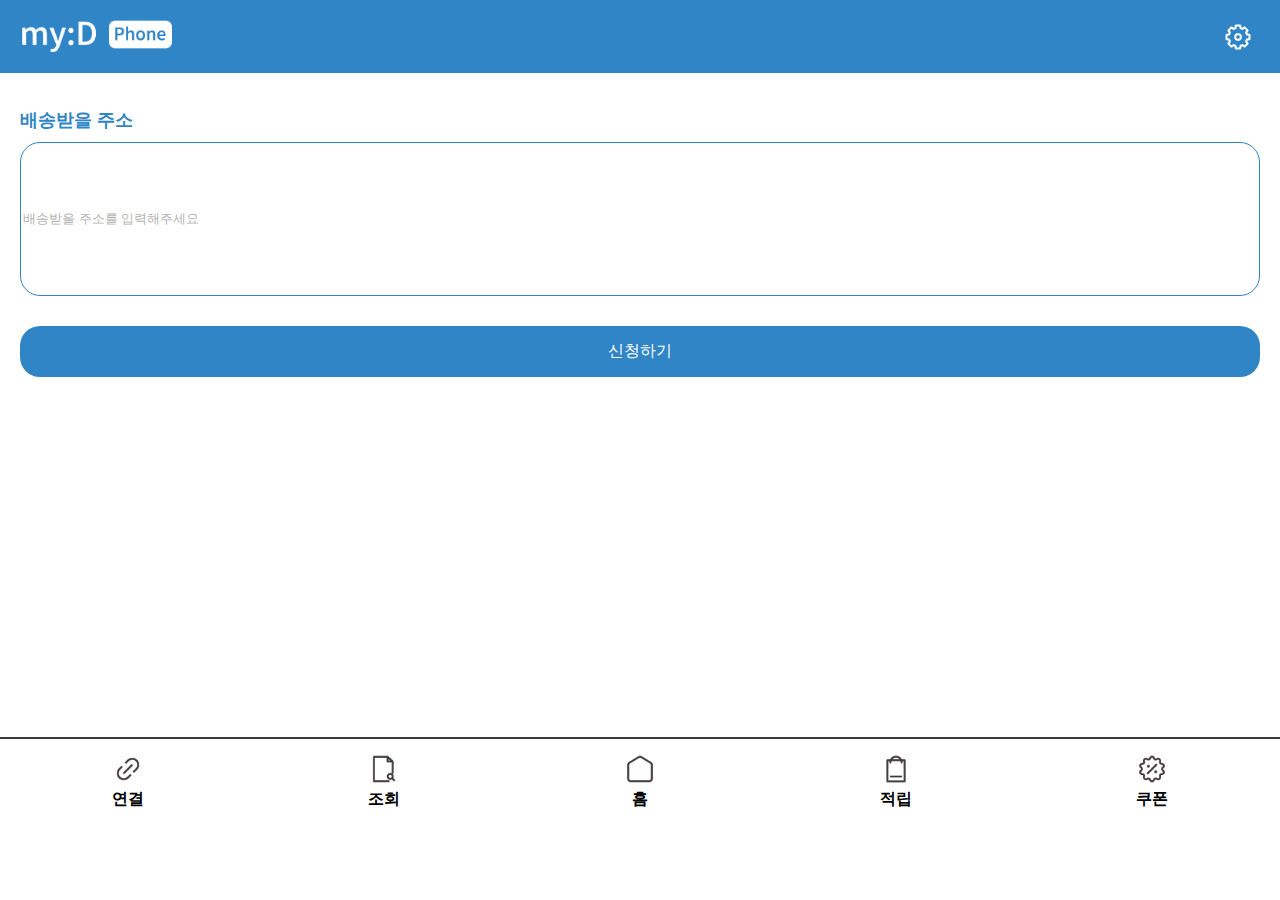
<file: quick.html>
<!DOCTYPE html>
<html lang="en" dir="ltr">
  <head>
    <meta charset="utf-8" name="viewport" content="width=device-width, initial-scale=1.0, user-scalable=no, maximum-scale=1.0, minimum-scale=1.0">
    <title></title>
    <link rel="stylesheet" href="banner.css">
    <style>
    .info{
      margin-left:20px;
      margin-right:20px;
      font-family: sans-serif;
    }
    h2{
      font-size:18px;
      color:#3085c7;
      margin-bottom:10px;
      margin-top:35px;
    }
    .text{
      display:grid;
      grid-template-columns:1fr;
    }
    input[type=text]{
      display:grid;
      height:150px;
    }
    .text-text{
      border: 1.5px solid #3085c7;
      border-radius:20px;
      color:#b3b3b3;
    }
    .button{
      display:grid;
      grid-template-columns:1fr;
      text-align:center;
      border:none;
      border-radius:20px;
      color:white;
      background-color:#3085c7;
      margin-top:30px;
      margin-bottom:350px;
      font-size:16px;
      padding:15px 30px;
    }
      </style>
  </head>
  <body>
    <div class="top-banner">
    <span class="logo-banner"><img src="PNG/logo1.png" class="logopng"></span>
    <span class="logo-banner1"><img src="PNG/element-button-banner1.png"></span>
  </div>
<!--상단배너-->

<div class="info">
  <h2>배송받을 주소</h2>
  <div class="text"><input type="text" value="배송받을 주소를 입력해주세요" class="text-text">
  <input type="button" class="button" value="신청하기" onclick=location.href="done.html"></div>





</div>
<!--하단버튼-->
<span class="bottom-button">
  <span><img src="PNG/element-button1.png" class="bottom-button-element">연결</span>
  <span><img src="PNG/element-button2.png" class="bottom-button-element">조회</span>
  <span><img src="PNG/element-button3.png" class="bottom-button-element">홈</span>
  <span><img src="PNG/element-button4.png" class="bottom-button-element">적립</span>
  <span><img src="PNG/element-button5.png" class="bottom-button-element">쿠폰</span>
</span>
  </body>
</html>
</file>
<file: banner.css>
body{
  margin:0;
}
.top-banner{
  background-color:#3085c7;
  display:grid;
  grid-template-columns:1fr 1fr;
  padding:12px;
}
.logo-banner{
  margin-left:10px;
  padding-top:8px;
}
.logopng{
  width:150px;
}
.logo-banner1{
  text-align:right;
  margin-right:10px;
  padding-top:5px;
}
.bottom-button{
  display:grid;
  grid-template-columns:1fr 1fr 1fr 1fr 1fr;
  border-top : 2px solid #3e3a39;
  padding-top:15px;
  text-align:center;
  font-weight:bold;
  margin-top:10px;
  margin-bottom:10px;
  }
.bottom-button-element{
  display:block;
  margin-left: auto;
  margin-right: auto;
  text-align:center;
  width:30px;
  margin-bottom:5px;
}
</file>
<file: loading.css>
body{
  background-color:#3085c7;
  padding:0;
  margin:0;
}
.load{
  height: 80px;
  width:250px;
  position: absolute;
  margin:auto;
  left:0;
  right:0;
  top:0;
  bottom:0;
}
.load>span{
  font-size:70px;
  color:transparent;
  -webkit-text-stroke:2px white;
  animation: 2s infinite forwards linear;
}
span:nth-child(1){
  animation-name:fill1;
}
@keyframes fill1{
  10%{
    color:transparent;
  }
  20%{
    color:white;
  }
  100%{
    color:white;
  }
}
span:nth-child(2){
  animation-name:fill2;
}
@keyframes fill2{
  10%{
    color:transparent;
  }
  20%{
    color:white;
  }
  100%{
    color:white;
  }
}    span:nth-child(3){
      animation-name:fill3;
    }
    @keyframes fill3{
      10%{
        color:transparent;
      }
      20%{
        color:white;
      }
      100%{
        color:white;
      }
    }    span:nth-child(4){
          animation-name:fill4;
        }
        @keyframes fill4{
          10%{
            color:transparent;
          }
          20%{
            color:white;
          }
          100%{
            color:white;
          }
        }
</file>
